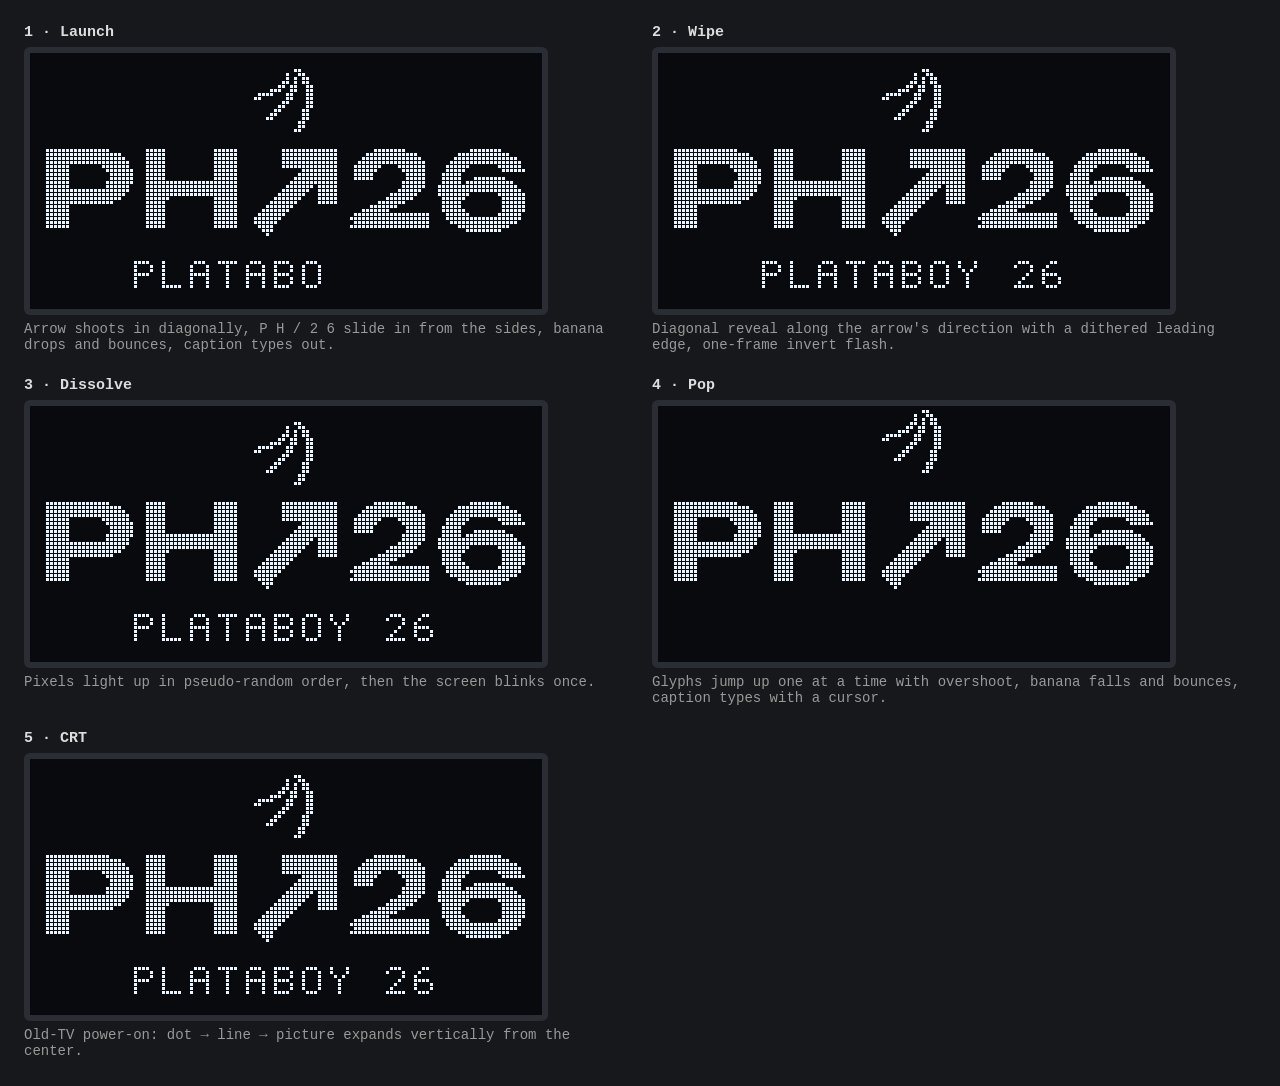
<file: art/boot/anim/index.html>
<!doctype html><meta charset="utf-8"><title>Boot animations</title>
<style>body{background:#16181c;color:#ddd;font:14px ui-monospace,monospace;margin:24px}
.g{display:grid;grid-template-columns:repeat(auto-fill,minmax(520px,1fr));gap:24px}
img{width:512px;image-rendering:pixelated;border:6px solid #2a2d33;border-radius:6px;display:block}
h2{font-size:15px;margin:0 0 6px}p{margin:6px 0 0;color:#999}</style>
<div class="g">
<div><h2>1 · Launch</h2><img src="1_launch.gif"><p>Arrow shoots in diagonally, P H / 2 6 slide in from the sides, banana drops and bounces, caption types out.</p></div>
<div><h2>2 · Wipe</h2><img src="2_wipe.gif"><p>Diagonal reveal along the arrow's direction with a dithered leading edge, one-frame invert flash.</p></div>
<div><h2>3 · Dissolve</h2><img src="3_dissolve.gif"><p>Pixels light up in pseudo-random order, then the screen blinks once.</p></div>
<div><h2>4 · Pop</h2><img src="4_pop.gif"><p>Glyphs jump up one at a time with overshoot, banana falls and bounces, caption types with a cursor.</p></div>
<div><h2>5 · CRT</h2><img src="5_crt.gif"><p>Old-TV power-on: dot → line → picture expands vertically from the center.</p></div>
</div>
</file>
